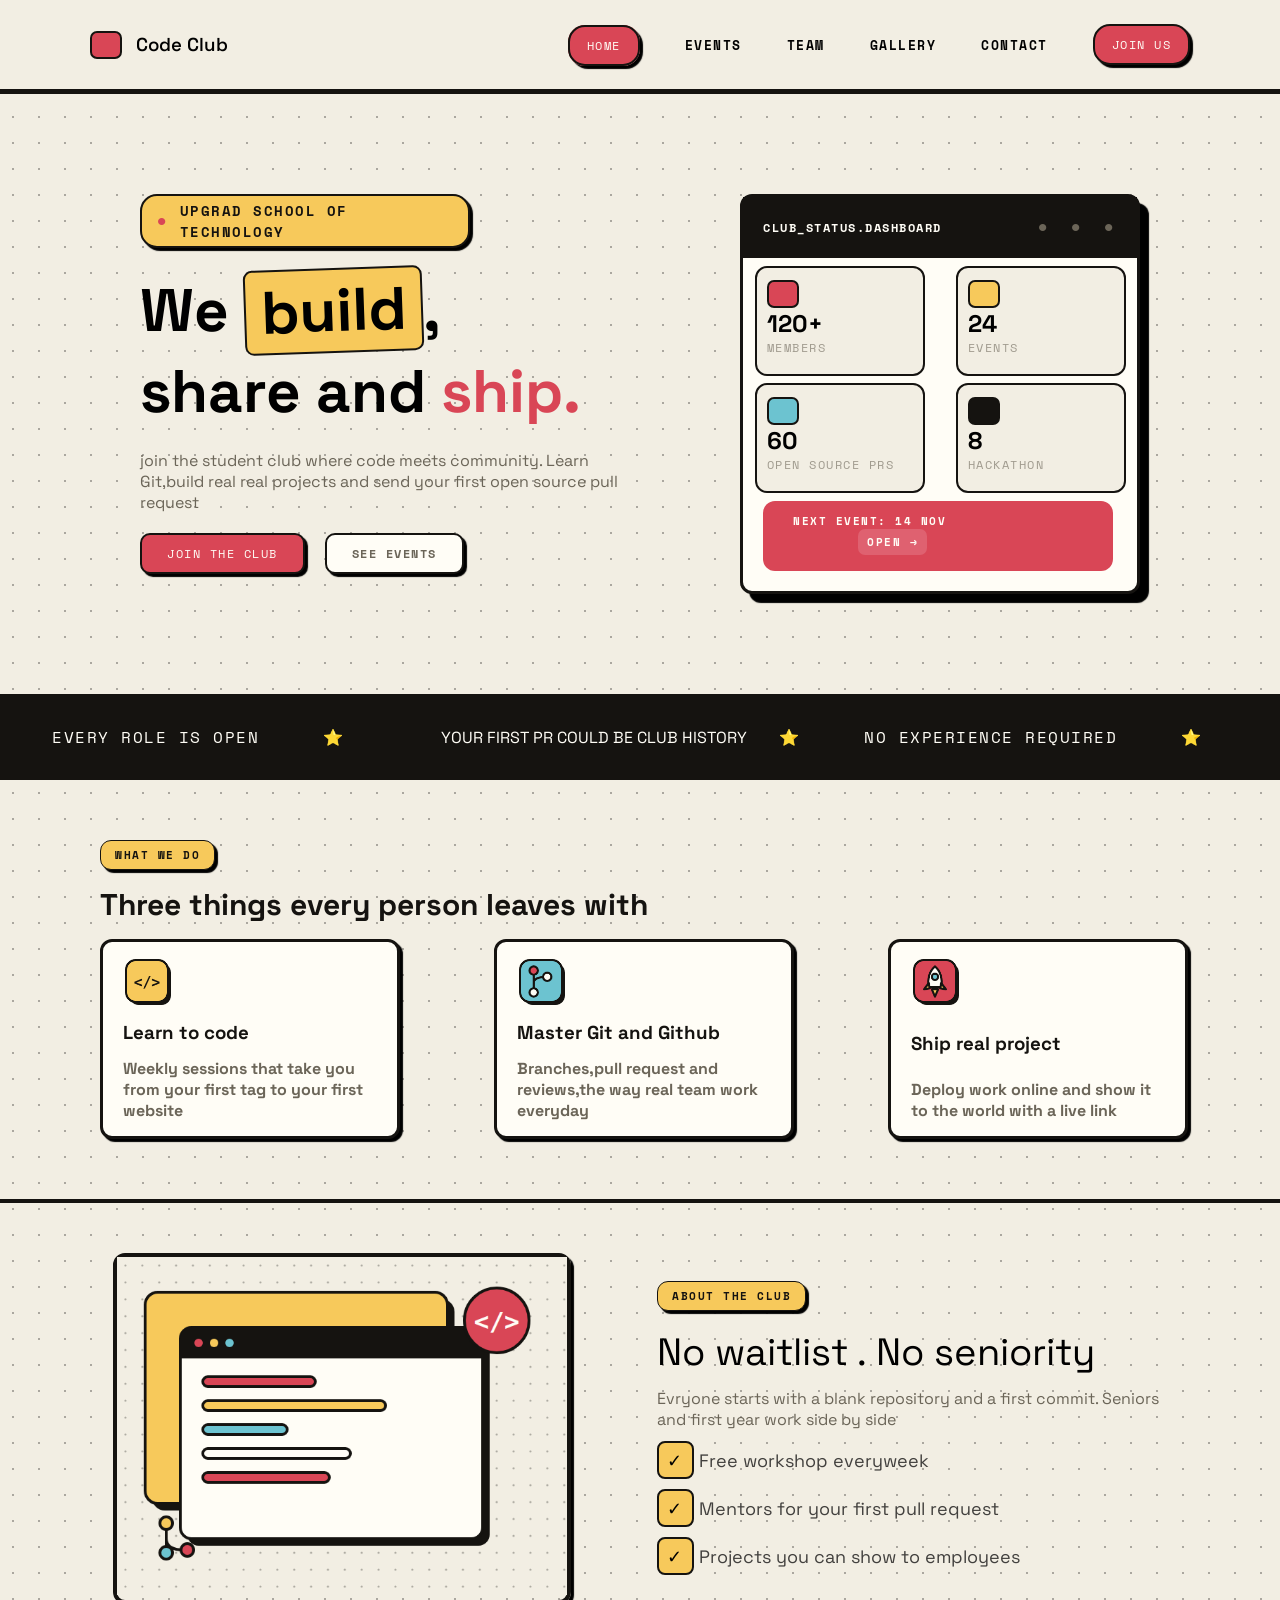
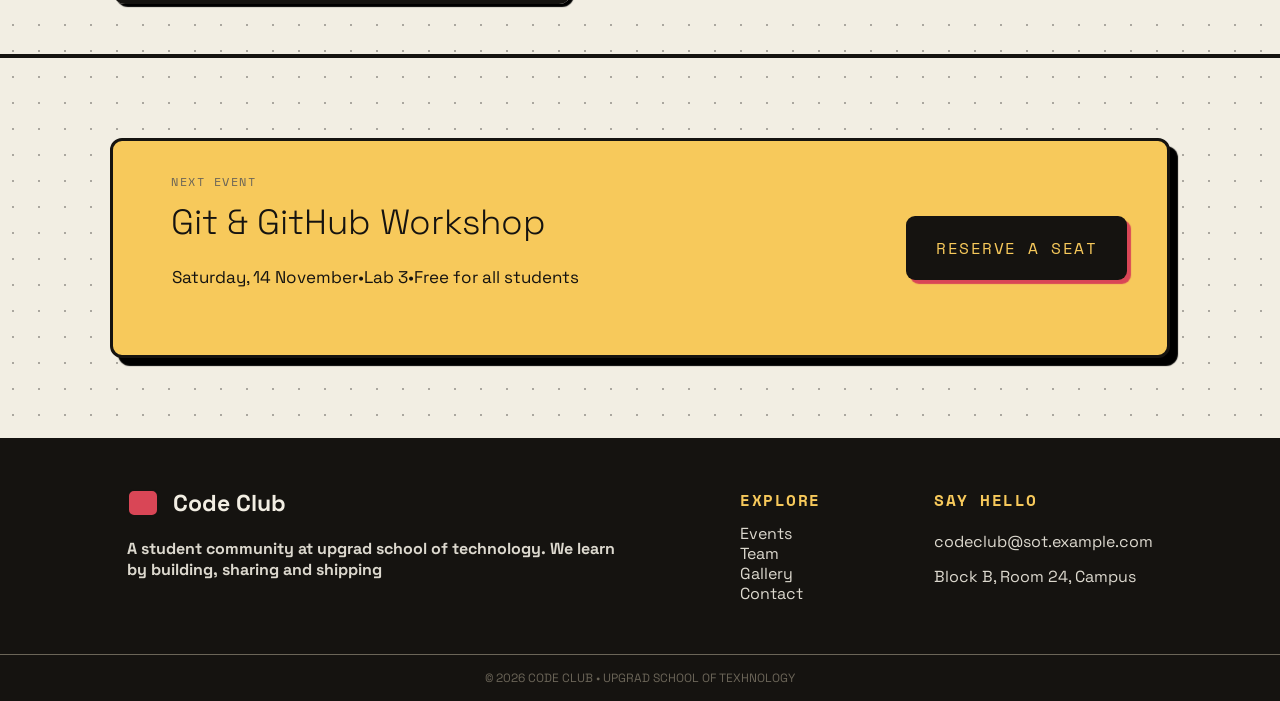
<file: index.html>
<!DOCTYPE html>
<html lang="en">
<head>
    <meta charset="UTF-8">
    <meta name="viewport" content="width=device-width, initial-scale=1.0">
    <title>Code Club</title>
    <link rel="stylesheet" href="styles.css">
</head>
<body>
    

    <nav>
        <div class="nav-container">
            <div class="maintitle">
                <button></button>
                <h3>Code Club</h3>
            </div>
            <div class="nav-list">
                <h4><a href="index.html" class="active">HOME</a></h4>
                <h4><a href="events.html">EVENTS</a></h4>
                <h4><a href="team.html">TEAM</a></h4>
                <h4><a href="gallery.html">GALLERY</a></h4>
                <h4><a href="contact.html">CONTACT</a></h4>
                <h4 class="join-button"> JOIN US</h4>
            </div>
        </div>
    </nav>


 <main>
       <section class="hero">
        <div class="build">
            <div class="upgradtext">
                <h3 class="dot">&#8226;</h3>
                <h3 class="upgrad">UPGRAD SCHOOL OF TECHNOLOGY</h3>
            </div>
            <div class="we-build">
                <h1 class="main-title">We <span class="build-text">build</span>,</h1>
                <h1 class="main-title">share and <span class="ship">ship.</span></h1>
            </div>
            <p>join the student club where code meets community. Learn Git,build real real projects and send your first open source pull request</p>
            <p><button class="club-button">JOIN THE CLUB</button><button class="see-button">SEE EVENTS</button></p>
        </div>
        <div class="club-status">
            <div class="box-main-title">
                <h3 class="status">CLUB_STATUS.DASHBOARD</h3>
                <h3 class="dot">&#8226; &#8226; &#8226;</h3>
            </div>
            <div class="first-row">
                <div class="first-box">
                    <button class="first-btn"></button>
                    <h1>120+</h1>
                    <p>MEMBERS</p>
                </div>
                <div class="second-box">
                    <button class="second-btn"></button>
                    <h1>24</h1>
                    <p>EVENTS</p>
                </div>
            </div>
            <div class="second-row">
                <div class="third-box">
                    <button class="third-btn"></button>
                    <h1>60</h1>
                    <p>OPEN SOURCE PRS</p>
                </div>
                <div class="fourth-box">
                    <button class="fourth-btn"></button>
                    <h1>8</h1>
                    <p>HACKATHON</p>
                </div>
            </div>

            <div class="last-section">
                <h4 class="next">NEXT EVENT: 14 NOV <button class="open">OPEN &#8594;</button><h4>
                
            </div>

        </div>
    </section>

    <section class="seperator">
      <div class="ticker">
  <div class="ticker-track">

    <div class="group">
      <span>EVERY ROLE IS OPEN</span><span>⭐</span>
      <span></span>YOUR FIRST PR COULD BE CLUB HISTORY<span>⭐</span>
      <span>NO EXPERIENCE REQUIRED</span><span>⭐</span>
      <span>NOW ACCEPTING MEMBERS</span><span>⭐</span>
    </div>

    <!-- exact duplicate -->
    <div class="group" aria-hidden="true">
      <span>every role is accepted</span><span>⭐</span>
      <span>now accepted new joinee</span><span>⭐</span>
      <span>no experience required</span><span>⭐</span>
      <span>NOW ACCEPTING MEMBERS</span><span>⭐</span>
    </div>

  </div>
</div>
    </section>

    <!--crads section-->

    <section class="what-we-do">
        <h3 class="main-title">WHAT WE DO</h3>
        <h2>Three things every person leaves with</h2>
        <div class="card-list">
            <div class="card">
                <img src="images/icons/icon-code.png" alt="member 1">
                <h3>Learn to code</h3>
                <h4>Weekly sessions that take you from your first tag to your first website</h4>
            </div>
            <div class="card">
                <img src="images/icons/icon-git.png" alt="member 2">
                <h3>Master Git and Github</h3>
                <h4>Branches,pull request and reviews,the way real team work everyday</h4>
            </div>
            <div class="card">
                <img src="images/icons/icon-ship.png" alt="member 3">
                <h3>Ship real project</h3>
                <h4>Deploy work online and show it to the world with a live link</h4>
            </div>
        </div>
    </section>

    <hr>

    <!--about png section-->

    <section class="about-section">
        <div class="about-png">
            <img src="images/about.png" alt="about png given by the authority" class="about-img">
        </div>
        <div class="about-text">
            <h3>ABOUT THE CLUB</h3>
            <h2>No waitlist . No seniority</h2>
            <p class="long-text">Evryone starts with a blank repository and a first commit. Seniors and first year work side by side</p>
            <div class="text-button">
            <p><button>&#10003;</button> Free workshop everyweek</p>
             <p><button>&#10003;</button> Mentors for your first pull request</p>
              <p><button>&#10003;</button> Projects you can show to employees</p>
            </div>
        </div>
    </section>

    <hr>

    <!--last-second section-->

    <section class="git">
        <section class="git-container">
            <div class="text">
            <p class="main-heading">NEXT EVENT</p>
            <p class="sub-heading">Git & GitHub Workshop</p>
            <p class="last">Saturday, 14 November&#8226;Lab 3&#8226;Free for all students</p>
        </div>
        <div class="btn">
            <button>RESERVE A SEAT</button>
        </div>
        </section>
    </section>
 </main>

 <footer>
    <!--first part-->
    <section class="details">
        <div class="description-last">
            <div class="sameposition">
                <button></button>
            <h3>Code Club</h3>
            </div>
            <h4>A student community at upgrad school of technology. We learn by building, sharing and shipping</h4>
        </div>
        <div class="explore">
            <h4>EXPLORE</h4>
            <p>Events</p>
            <p>Team</p>
            <p>Gallery</p>
            <p>Contact</p>
        </div>
        <div class="say-hello">
            <h4>SAY HELLO</h4>
            <p>codeclub@sot.example.com</p>
            <p>Block B, Room 24, Campus</p>
            
        </div>

        

    </section>
    <section class="last">
        <p>&copy; 2026 CODE CLUB &#8226; UPGRAD SCHOOL OF TEXHNOLOGY</p>
    </section>
 </footer>
</body>
</html>
</file>
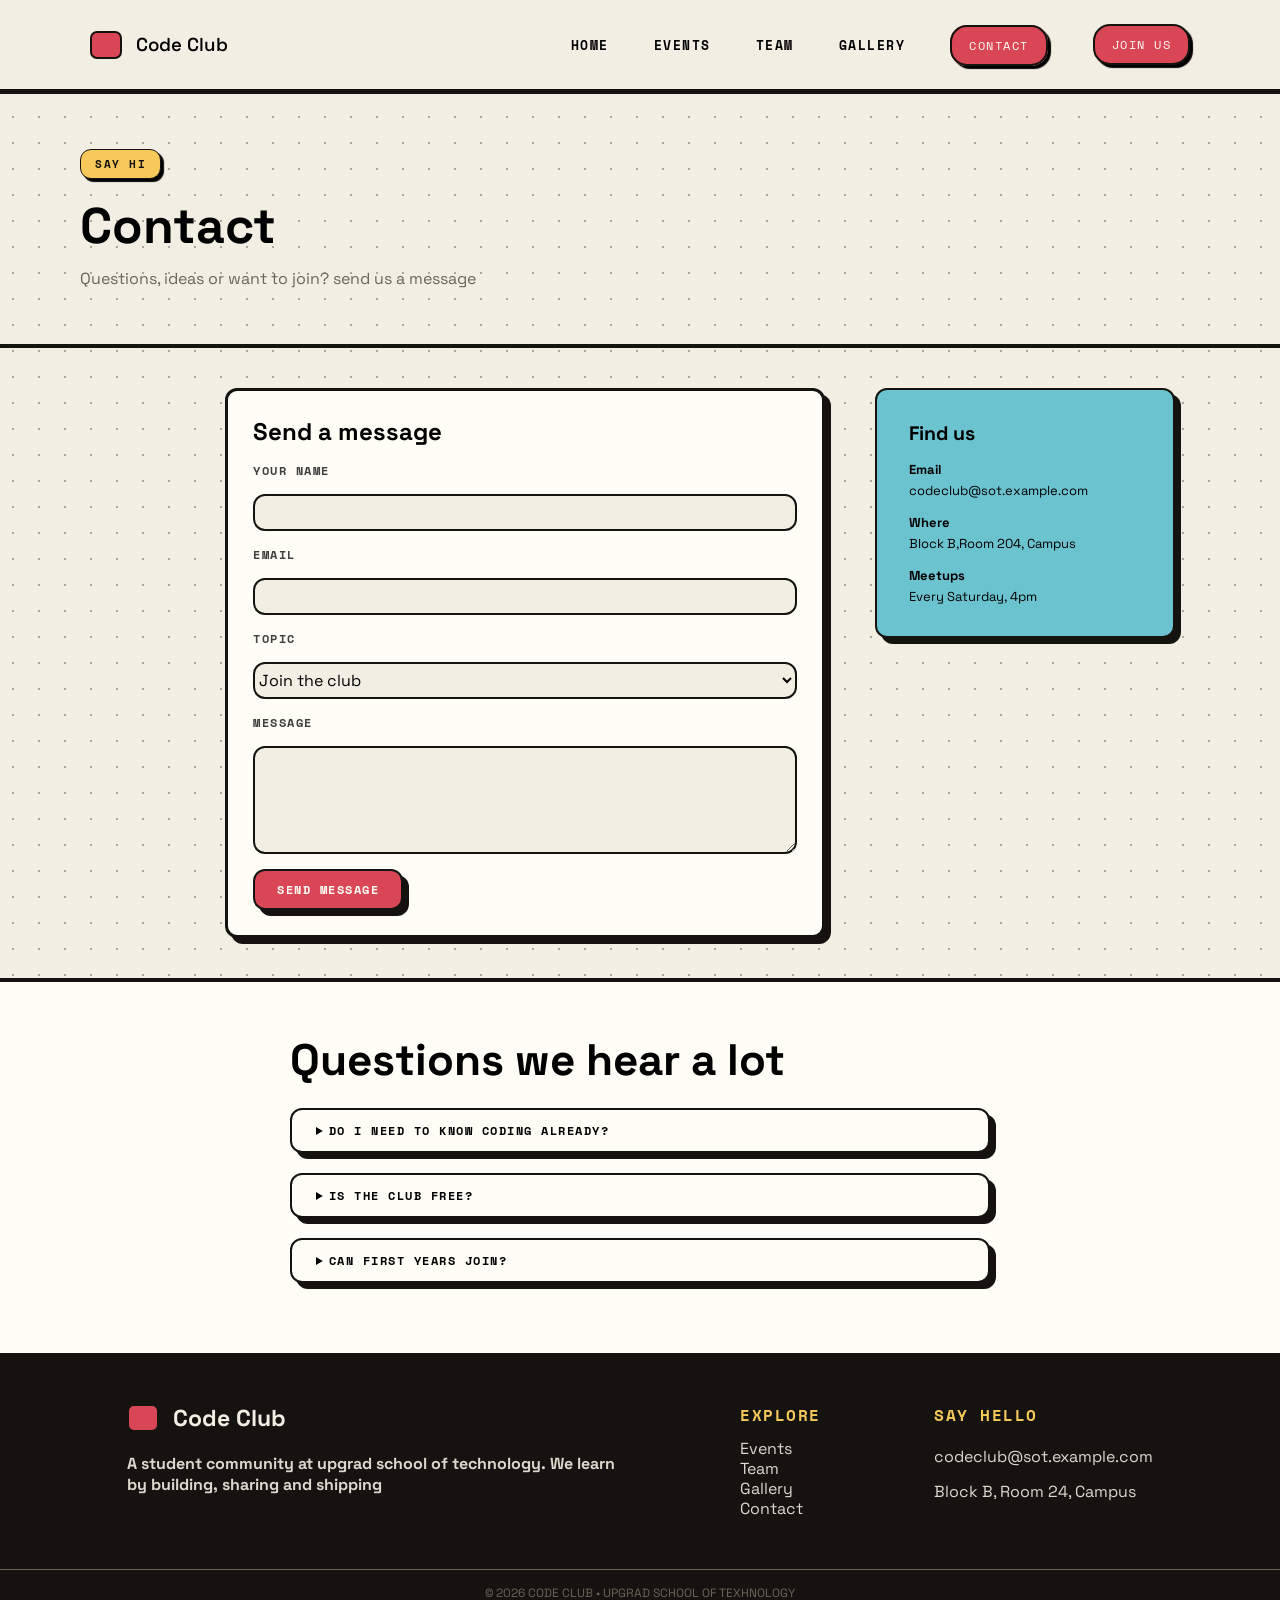
<file: contact.html>
<!DOCTYPE html>
<html lang="en">

<head>
    <meta charset="UTF-8">
    <meta name="viewport" content="width=device-width, initial-scale=1.0">
    <title>Code Club</title>
    <link rel="stylesheet" href="styles.css">
</head>

<body>


    <nav>
        <div class="nav-container">
            <div class="maintitle">
                <button></button>
                <h3>Code Club</h3>
            </div>
            <div class="nav-list">
                <h4><a href="index.html">HOME</a></h4>
                <h4><a href="events.html">EVENTS</a></h4>
                <h4><a href="team.html">TEAM</a></h4>
                <h4><a href="gallery.html">GALLERY</a></h4>
                <h4><a href="contact.html" class="active">CONTACT</a></h4>
                <h4 class="join-button"> JOIN US</h4>
            </div>
        </div>
    </nav>

    <main>
        <section class="events-section">
            <h4>SAY HI</h4>
            <h1>Contact</h1>
            <p>Questions, ideas or want to join? send us a message</p>
        </section>

        <hr>

   

    <section class="mid-content">
        <div class="form-content">
            <form action="/sybmit">
                <h2>Send a message</h2>

                <label for="name">YOUR NAME</label>
                <input id="name" name="name" type="text" required>

                <label for="email">EMAIL</label>
                <input id="email" name="email" type="email" required>

                <label for="topic">TOPIC</label>
                <select id="topic" required>
                    <option value="join" selected>Join the club</option>
                    <option vlaue="events">events</option>
                    <option value="others">others</option>
                </select>

                <label for="message">MESSAGE</label>
                <textarea id="message" row="10" name="message" required>  </textarea>

                <button>SEND MESSAGE</button>

            </form>
        </div>
        <div class="message-content">
            <h2>Find us</h2>
            <div class="1">
                <h4>Email</h4>
                <p>codeclub@sot.example.com</p>
            </div>
            <div class="2">
                <h4>Where</h4>
                <p>Block B,Room 204, Campus</p>
            </div>
            <div class="3">
                <h4>Meetups</h4>
                <p>Every Saturday, 4pm</p>
            </div>
        </div>
    </section>

    <hr>

    <section class="details-section">
        <h2>Questions we hear a lot</h2>
        <div class="details-list">
            <details class="details1">
            <summary>Do I need to know coding already?</summary>
            <p>No. We run sessions for complete beginners and for people who already build things. You learn by making
                projects with other members, and nobody expects you to arrive knowing everything.</p>
        </details>

        <details class="details1">
            <summary>Is the club free?</summary>
            <p>Yes. Joining and attending meetups costs nothing. Just show up on Saturday and bring a laptop if you have
                one.</p>
        </details>

        <details class="details1">
            <summary>Can first years join?</summary>
            <p>Yes. First years are welcome, and it's one of the best times to start. Pick the "Join the club" topic in
                the form above or come to the next meetup.</p>
        </details>
        </div>
    </section>

     </main>


    <footer>
    <!--first part-->
    <section class="details">
        <div class="description-last">
            <div class="sameposition">
                <button></button>
            <h3>Code Club</h3>
            </div>
            <h4>A student community at upgrad school of technology. We learn by building, sharing and shipping</h4>
        </div>
        <div class="explore">
            <h4>EXPLORE</h4>
            <p>Events</p>
            <p>Team</p>
            <p>Gallery</p>
            <p>Contact</p>
        </div>
        <div class="say-hello">
            <h4>SAY HELLO</h4>
            <p>codeclub@sot.example.com</p>
            <p>Block B, Room 24, Campus</p>
            
        </div>

        

    </section>
    <section class="last">
        <p>&copy; 2026 CODE CLUB &#8226; UPGRAD SCHOOL OF TEXHNOLOGY</p>
    </section>
 </footer>
</body>

</html>
</file>
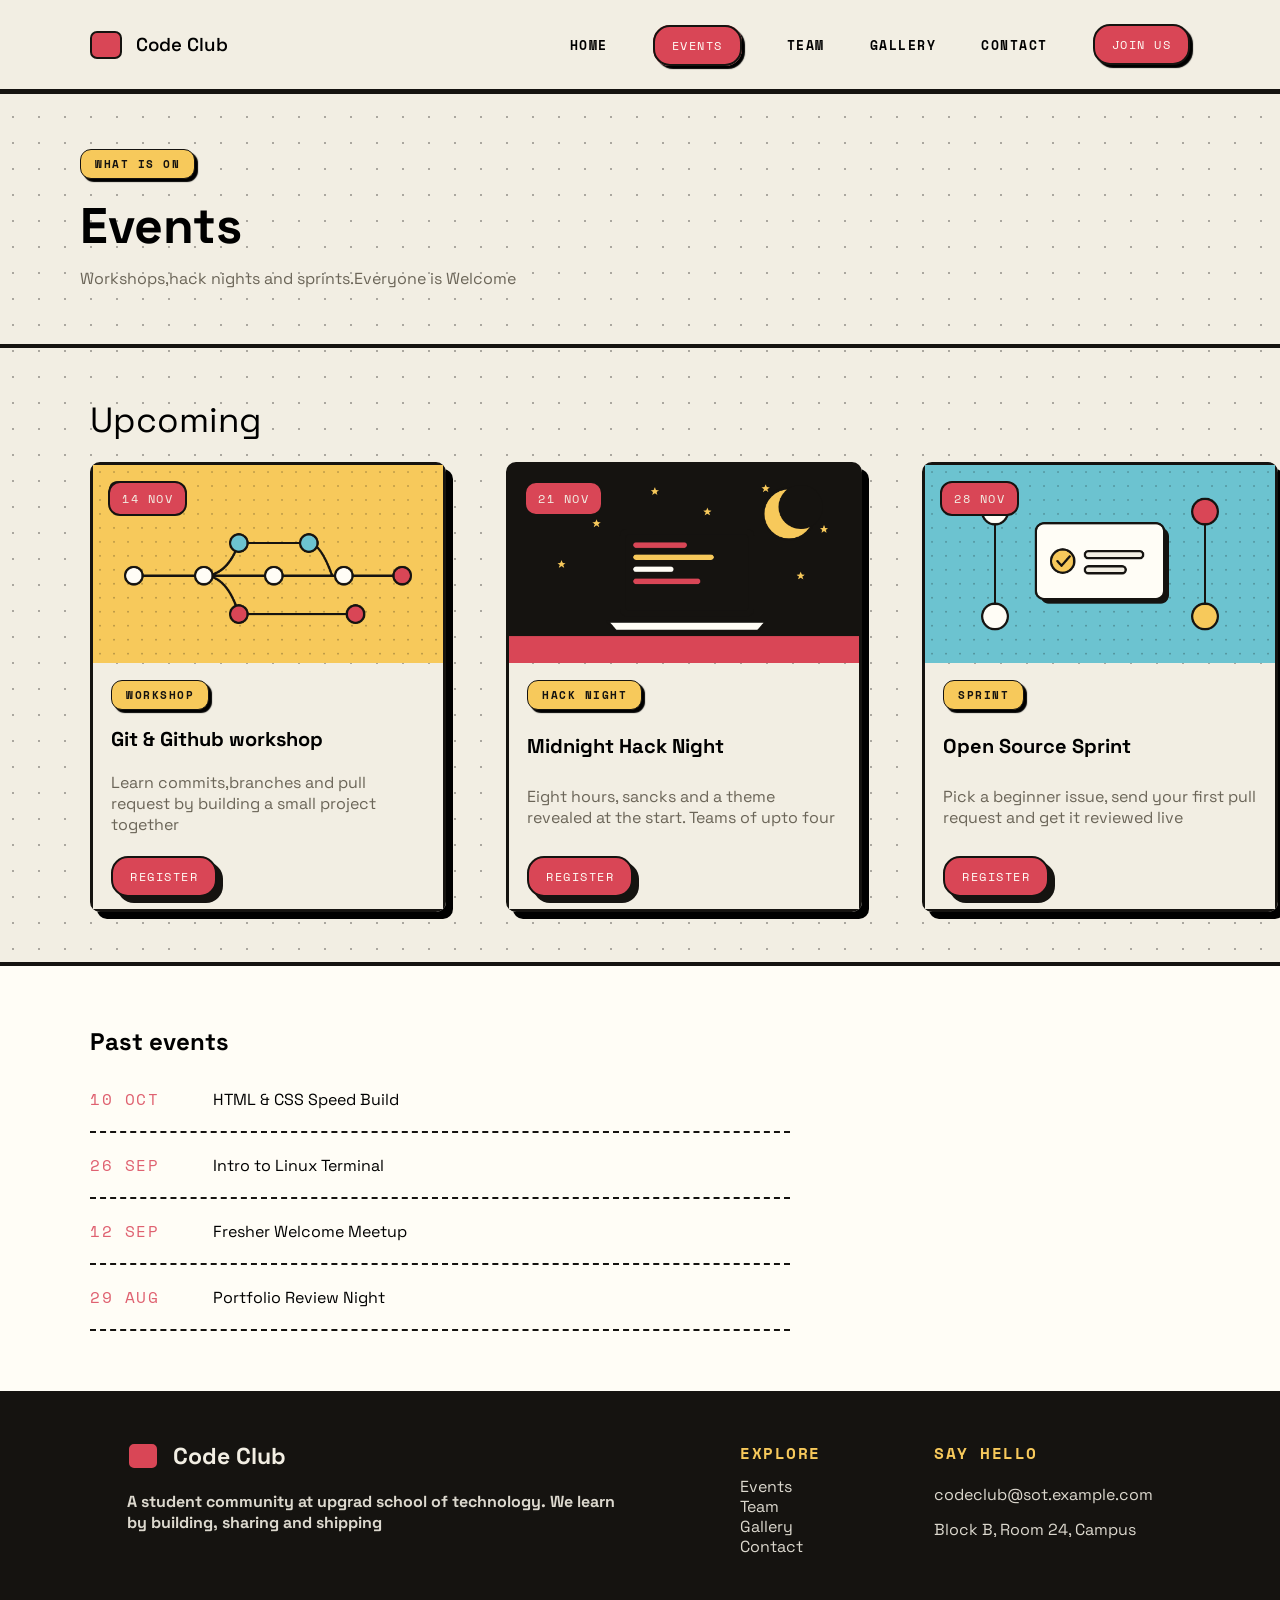
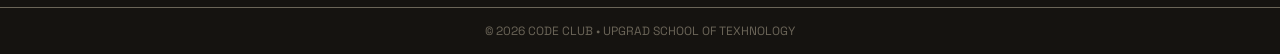
<file: events.html>
<!DOCTYPE html>
<html lang="en">
<head>
    <meta charset="UTF-8">
    <meta name="viewport" content="width=device-width, initial-scale=1.0">
    <title>Code Club</title>
    <link rel="stylesheet" href="styles.css">
</head>
<body>
    

    <nav>
        <div class="nav-container">
            <div class="maintitle">
                <button></button>
                <h3>Code Club</h3>
            </div>
            <div class="nav-list">
                <h4><a href="index.html" >HOME</a></h4>
                <h4><a href="events.html" class="active">EVENTS</a></h4>
                <h4><a href="team.html">TEAM</a></h4>
                <h4><a href="gallery.html">GALLERY</a></h4>
                <h4><a href="contact.html">CONTACT</a></h4>
                <h4 class="join-button"> JOIN US</h4>
            </div>
        </div>
    </nav>
    
    <main>
        <section class="events-section">
            <h4>WHAT IS ON</h4>
            <h1>Events</h1>
            <p>Workshops,hack nights and sprints.Everyone is Welcome</p>
        </section>

        <hr>

        <section class="upcoming">
            <div class="main-title">Upcoming</div>
            <div class="cardlist">
                <div class="workshop">
                    <div class="image">
                    <img src="images/events/event-1.png" alt="github image">
                    </div>
                    <div class="text">
                        <span class="date-badge">14 NOV</span>
                        <h4>WORKSHOP</h4>
                        <h1>Git & Github workshop</h1>
                        <p>Learn commits,branches and pull request by building a small project together </p>       
                        <button>Register</button> 
                    </div>            
                </div>
                <div class="hack-night">                   
                    <div class="image">
                        <img src="images/events/event-2.png" alt="hack night image">
                    </div>
                    <div class="text">
                        <span class="date-badge">21 NOV</span>
                        <h4>HACK NIGHT</h4>
                        <h1>Midnight Hack Night</h1>
                        <p>Eight hours, sancks and a theme revealed at the start. Teams of upto four</p>       
                        <button>Register</button> 
                    </div>     
                </div>
                <div class="sprint">                    
                    <div class="image">
                        <img src="images/events/event-3.png" alt="sprint">
                    </div>
                    <div class="text">
                        <span class="date-badge">28 NOV</span>
                        <h4>SPRINT</h4>
                        <h1>Open Source Sprint</h1>
                        <p>Pick a beginner issue, send your first pull request and get it reviewed live </p>       
                        <button>Register</button> 
                    </div>     
                </div>
            </div>
        </section>

        <hr>

        <section class="past-events">
            <div class="past">
                <h1>Past events</h1>
            </div>
            <div class="last-events">
                <p><span>10 OCT</span> HTML & CSS Speed Build</p>
                <hr width="700px" class="dashed">
                <p><span>26 SEP</span> Intro to Linux Terminal</p>
                <hr width="700px" class="dashed"> 
                <p><span>12 SEP</span> Fresher Welcome Meetup</p>
                <hr width="700px" class="dashed">
                <p><span>29 AUG</span> Portfolio Review Night</p>
                <hr width="700px" class="dashed">
            </div>
        </section>
    </main>

    <footer>
    <!--first part-->
    <section class="details">
        <div class="description-last">
            <div class="sameposition">
                <button></button>
            <h3>Code Club</h3>
            </div>
            <h4>A student community at upgrad school of technology. We learn by building, sharing and shipping</h4>
        </div>
        <div class="explore">
            <h4>EXPLORE</h4>
            <p>Events</p>
            <p>Team</p>
            <p>Gallery</p>
            <p>Contact</p>
        </div>
        <div class="say-hello">
            <h4>SAY HELLO</h4>
            <p>codeclub@sot.example.com</p>
            <p>Block B, Room 24, Campus</p>
            
        </div>

        

    </section>
    <section class="last">
        <p>&copy; 2026 CODE CLUB &#8226; UPGRAD SCHOOL OF TEXHNOLOGY</p>
    </section>
 </footer>
    
</body>
</html>
</file>
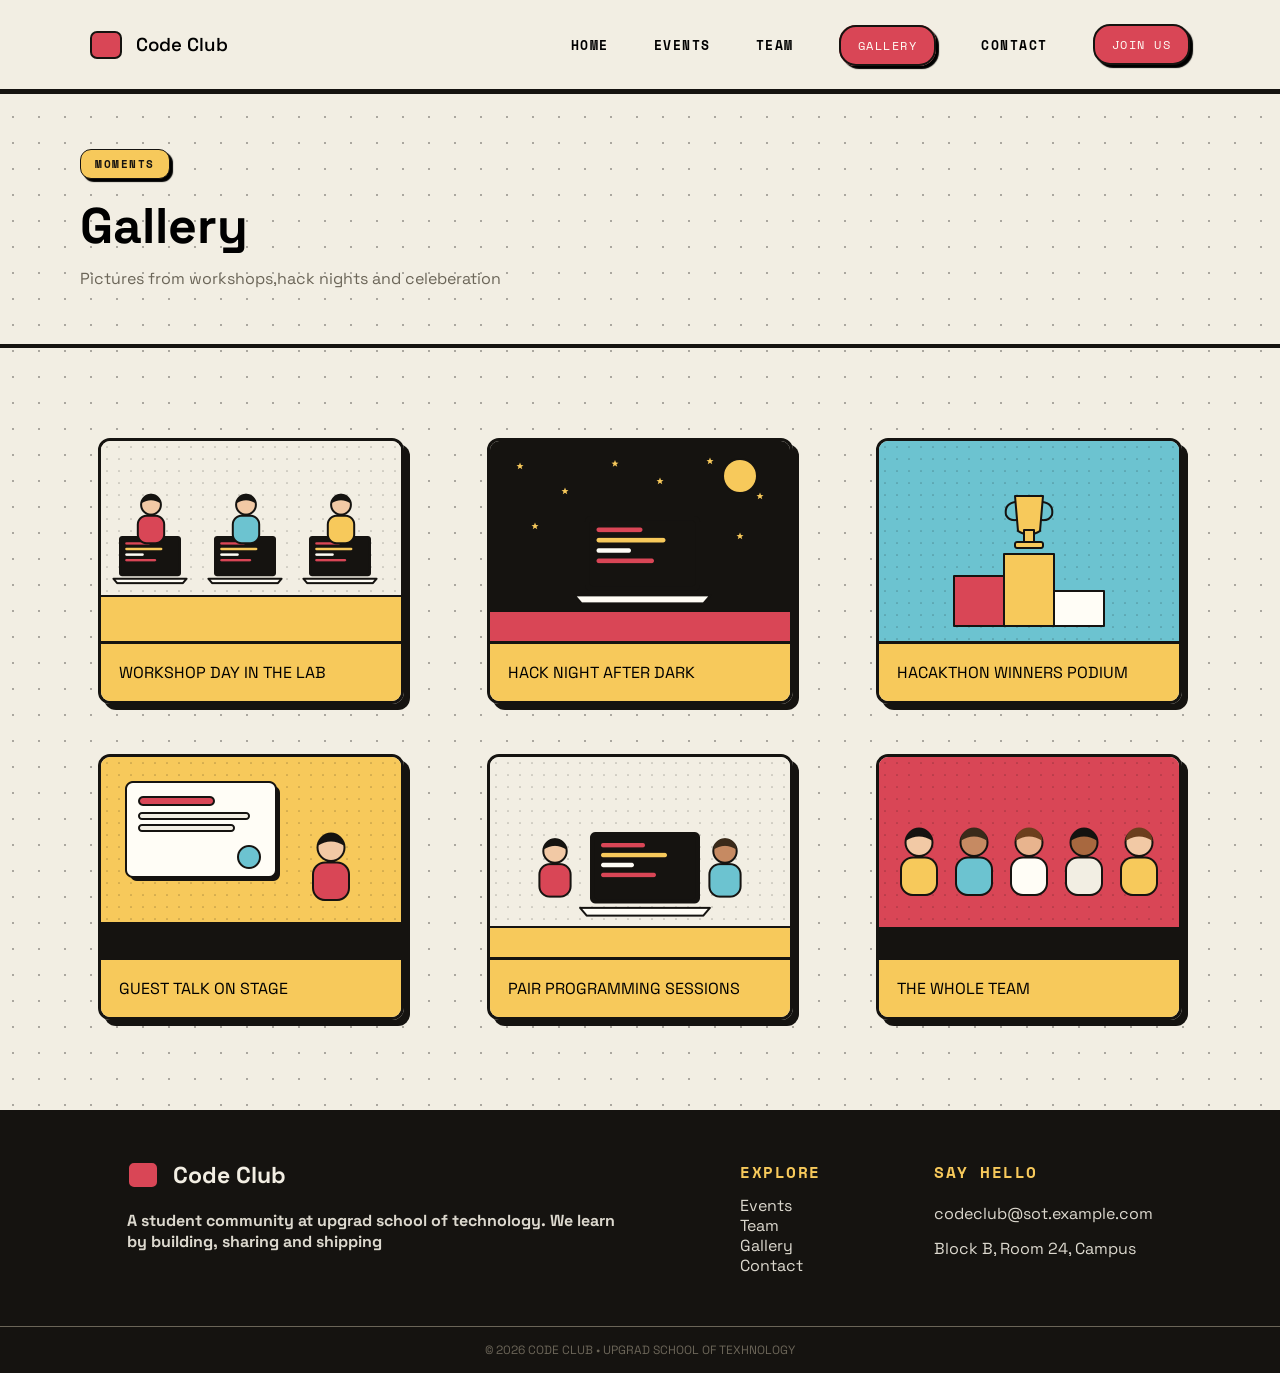
<file: gallery.html>
<!DOCTYPE html>
<html lang="en">
<head>
    <meta charset="UTF-8">
    <meta name="viewport" content="width=device-width, initial-scale=1.0">
    <title>Code Club</title>
    <link rel="stylesheet" href="styles.css">
</head>
<body>
    

    <nav>
        <div class="nav-container">
            <div class="maintitle">
                <button></button>
                <h3>Code Club</h3>
            </div>
            <div class="nav-list">
                <h4><a href="index.html" >HOME</a></h4>
                <h4><a href="events.html">EVENTS</a></h4>
                <h4><a href="team.html">TEAM</a></h4>
                <h4><a href="gallery.html" class="active">GALLERY</a></h4>
                <h4><a href="contact.html">CONTACT</a></h4>
                <h4 class="join-button"> JOIN US</h4>
            </div>
        </div>
    </nav>

    <main>
        <section class="events-section">
            <h4>MOMENTS</h4>
            <h1>Gallery</h1>
            <p>Pictures from workshops,hack nights and celeberation</p>
        </section>

        <hr>

        <div class="all-images">
            <div class="first-row">
                <div class="card">
                    <img src="images/gallery/gallery-1.png" alt="iamge of 1">
                <p>WORKSHOP DAY IN THE LAB</p>
                </div>
                <div class="card">
                    <img src="images/gallery/gallery-2.png" alt="iamge of 2">
                <p>HACK NIGHT AFTER DARK</p>
                </div>
                <div class="card">
                    <img src="images/gallery/gallery-3.png" alt="iamge of 3">
                <p>HACAKTHON WINNERS PODIUM</p>
                </div>
            </div>
            <div class="second-row">
                <div class="card">
                    <img src="images/gallery/gallery-4.png" alt="iamge of 4">
                <p>GUEST TALK ON STAGE</p>
                </div>
                <div class="card">
                    <img src="images/gallery/gallery-5.png" alt="iamge of 5">
                <p>PAIR PROGRAMMING SESSIONS</p>
                </div>
                <div class="card">
                    <img src="images/gallery/gallery-6.png" alt="iamge of 6">
                <P>THE WHOLE TEAM</P>
                </div>
            </div>
        </div>
    </main>

     <footer>
    <!--first part-->
    <section class="details">
        <div class="description-last">
            <div class="sameposition">
                <button></button>
            <h3>Code Club</h3>
            </div>
            <h4>A student community at upgrad school of technology. We learn by building, sharing and shipping</h4>
        </div>
        <div class="explore">
            <h4>EXPLORE</h4>
            <p>Events</p>
            <p>Team</p>
            <p>Gallery</p>
            <p>Contact</p>
        </div>
        <div class="say-hello">
            <h4>SAY HELLO</h4>
            <p>codeclub@sot.example.com</p>
            <p>Block B, Room 24, Campus</p>
            
        </div>

        

    </section>
    <section class="last">
        <p>&copy; 2026 CODE CLUB &#8226; UPGRAD SCHOOL OF TEXHNOLOGY</p>
    </section>
 </footer>
</body>
</html>
</file>
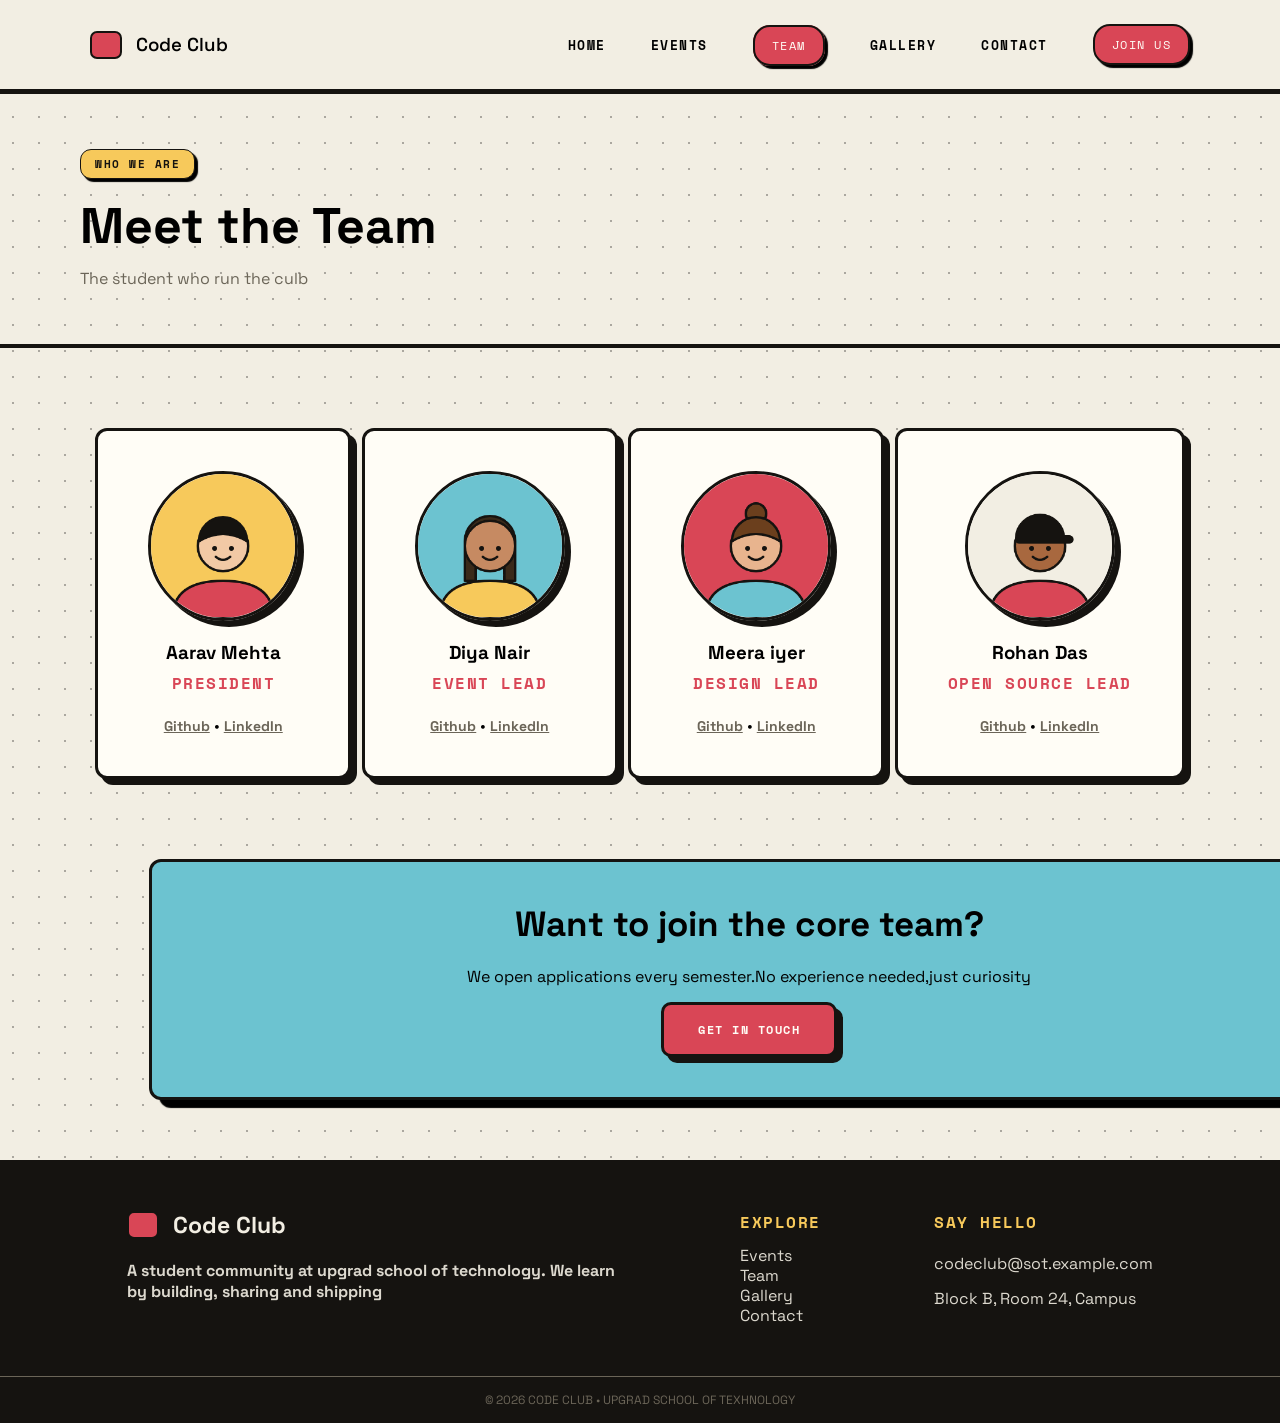
<file: team.html>
<!DOCTYPE html>
<html lang="en">
<head>
    <meta charset="UTF-8">
    <meta name="viewport" content="width=device-width, initial-scale=1.0">
    <title>Code Club</title>
    <link rel="stylesheet" href="styles.css">
</head>
<body>
    

    <nav>
        <div class="nav-container">
            <div class="maintitle">
                <button></button>
                <h3>Code Club</h3>
            </div>
            <div class="nav-list">
                <h4><a href="index.html" >HOME</a></h4>
                <h4><a href="events.html">EVENTS</a></h4>
                <h4><a href="team.html" class="active">TEAM</a></h4>
                <h4><a href="gallery.html">GALLERY</a></h4>
                <h4><a href="contact.html">CONTACT</a></h4>
                <h4 class="join-button"> JOIN US</h4>
            </div>
        </div>
    </nav>


    <main>
        <section class="events-section">
            <h4>WHO WE ARE</h4>
            <h1>Meet the Team</h1>
            <p>The student who run the culb</p>
        </section>

        <hr>

        <section class="profile-photos">
            <div class="arav">
                <img src="images/team/member-1.png">
                <h3>Aarav Mehta</h3>
                <p class="post">PRESIDENT</p>
                <p><a href="#">Github</a> &#8226; <a href="#">LinkedIn</a></p>
            </div>
            <div class="diya">
                <img src="images/team/member-2.png">
                <h3>Diya Nair</h3>
                <p class="post">EVENT LEAD</p>
                <p><a href="#">Github</a> &#8226; <a href="#">LinkedIn</a></p>
            </div>
            <div class="meera">
                <img src="images/team/member-3.png">
                <h3>Meera iyer</h3>
                <p class="post">DESIGN LEAD</p>
                <p><a href="#">Github</a> &#8226; <a href="#">LinkedIn</a></p>
            </div>
            <div class="rohan">
                <img src="images/team/member-4.png">
                <h3>Rohan Das</h3>
                <p class="post"> OPEN SOURCE LEAD</p>
                <p><a href="#">Github</a> &#8226; <a href="#">LinkedIn</a></p>
            </div>
        </section>
        <section class="join">
            <h2>Want to join the core team?</h2>
            <p>We open applications every semester.No experience needed,just curiosity</p>
            <button>GET IN TOUCH</button>
        </section>
    </main>

    <footer>
    <!--first part-->
    <section class="details">
        <div class="description-last">
            <div class="sameposition">
                <button></button>
            <h3>Code Club</h3>
            </div>
            <h4>A student community at upgrad school of technology. We learn by building, sharing and shipping</h4>
        </div>
        <div class="explore">
            <h4>EXPLORE</h4>
            <p>Events</p>
            <p>Team</p>
            <p>Gallery</p>
            <p>Contact</p>
        </div>
        <div class="say-hello">
            <h4>SAY HELLO</h4>
            <p>codeclub@sot.example.com</p>
            <p>Block B, Room 24, Campus</p>
            
        </div>

        

    </section>
    <section class="last">
        <p>&copy; 2026 CODE CLUB &#8226; UPGRAD SCHOOL OF TEXHNOLOGY</p>
    </section>
 </footer>
</body>
</html>
</file>
<file: styles.css>
@import url('https://fonts.googleapis.com/css2?family=Space+Grotesk:wght@500;700&family=Space+Mono:wght@400;700&display=swap');

button, input, select, textarea { font: inherit; }
*{
    margin: 0;
    padding: 0;
    box-sizing: border-box;
}
body{
    font-family: 'Space Grotesk', sans-serif;;
    background-color: #f2eee3;
    background-image: radial-gradient(rgba(21,19,16, .32) 1.2px, transparent 1.4px);
    background-size: 26px 26px;
    min-height: 100vh;
}

/*nav section */
nav{
   position: sticky;
    top: 0;               
    z-index: 10;
    width: 100%;
    border-bottom:   3px solid #151310; 
     
}
.nav-container{
    display: flex;
    justify-content: center;
    padding: 24px 90px;
    justify-content: space-between;
    background-color: #f2eee3;
    border-bottom: solid 2px #151310;
}
.maintitle{
    display: flex;
    gap: 14px;
    align-items: center;
    
}
.nav-list{
    display: flex;
    gap: 45px;
    align-items: center;
}

.maintitle button{
    padding: 12px 14px;
    background-color: #d94656;
    border-radius: 7px;
    border: solid 2px #151310;
}
.maintitle h3{
    font-weight: 550;
}
.nav-list a{
    text-decoration: none;
    color: black;
    font-weight: 550;
    font-size: 13px;
    
}
.nav-list a.active{
    padding: 10px 17px;
    background-color: #d94656;
    color: #fffdf6;
    font-size: 12px;
    font-weight: 100;
    border-radius: 17px;
    box-shadow: 3px 3px 1px rgba(0, 0, 0, 15);
    border: solid 2px #151310;
}
.join-button{
    padding: 10px 17px;
    background-color: #d94656;
    color: #fffdf6;
    font-size: 12px;
    font-weight: 100;
    border-radius: 17px;
    box-shadow: 3px 3px 1px rgba(0, 0, 0, 15);
    border: solid 2px #151310;
    cursor: pointer;
    transition: transform .1s ease, box-shadow .1s ease;

}
.join-button:hover{
    transform: translate(3px, 3px);
    box-shadow: 3px 3px 0 #151310;
}

/*hero section */

.hero{
    display: flex;
    justify-content: space-around;
    align-items: center;
    padding: 100px 90px;
}
.build{
    max-width: 500px;
    width: 100%;
}
.build .upgradtext{
    display: flex;
    gap: 9px;
    align-items: center;
    width: 330px;
    padding: 4px 12px;
    background-color: #f7c95b;
    color: #151310;
    font-size: 12px;
    font-weight: 100;
    border-radius: 17px;
    box-shadow: 3px 3px 1px rgba(0, 0, 0, 15);
    border: solid 2px #151310;
    margin-bottom: 20px;
}
.build .upgradtext .dot{
    font-size: 25px;
    color: #d94656;
}
.main-title{
    font-size: 60px;
   
}
.we-build{
    margin-bottom: 20px;
}
.build-text{
    padding: 2px 15px;
    background-color: #f7c95b;
    border: 2px solid #151310;
    border-radius: 9px;
    display: inline-block;
    transform: rotate(-2deg);
}
.ship{
    color: #d94656;

}
.build p{
    color: #6b6558;
    margin-bottom: 20px;
}

.club-button{
   padding: 10px 25px;
    background-color: #d94656;
    color: #fffdf6;
    font-size: 12px;
    font-weight: 100;
    border-radius: 10px;
    box-shadow: 3px 3px 1px rgba(0, 0, 0, 15);
    border: solid 2px #151310; 
    margin-right: 20px;
}
.see-button{
    padding: 10px 25px;
    background-color: #fffdf6;
    color: #6b6558;
    font-size: 12px;
    font-weight: 600;
    border-radius: 10px;
    box-shadow: 3px 3px 1px rgba(0, 0, 0, 15);
    border: solid 2px #151310;    
}

.club-status{
    display: flex;
    flex-direction: column;
    justify-content: space-between;
    width: 400px;
    height: 400px;
    border: solid 3px #151310;
    border-radius: 12px;
    box-shadow: 9px 9px 1px rgba(0, 0, 0, 15);
    background-color: #fffdf6;
    

}
.box-main-title{
    display: flex;
    justify-content: space-between;
    background-color: #151310;
    padding: 12px 20px;
    align-items: center;
}
.box-main-title h3{
    color: #fffdf6;
    font-size: 12px;
}
.box-main-title .dot{
    font-size: 25px;
    color: #6b6558;
}
.first-row{
    display: flex;
    justify-content: space-around;
}
.second-row{
    display: flex;
    justify-content: space-around;
}
.first-box, .second-box, .third-box, .fourth-box{
    padding: 10px 10px;
    border-radius: 12px;
    width: 170px;
    height: 110px;
    border: solid 2px #151310;
    background-color: #f2eee3;
}
.first-btn{
    padding: 12px 14px;
    background-color: #d94656;
    border-radius: 7px;
    border: solid 2px #151310;
}
.second-btn{
    padding: 12px 14px;
    background-color: #f7c95b;
    border-radius: 7px;
    border: solid 2px #151310;
}
.third-btn{
    padding: 12px 14px;
    background-color: #6cc3d0;
    border-radius: 7px;
    border: solid 2px #151310;
}
.fourth-btn{
    padding: 12px 14px;
    background-color: #151310;
    border-radius: 7px;
    border: solid 2px #151310;
}
.first-box p, .second-box p, .third-box p, .fourth-box p{
    color: #6b6558;
    font-size: 12px;
    opacity: 0.6;
}
.last-section{
    padding: 10px 20px;
    background-color: #d94656;
    border-radius: 12px;
    margin-bottom: 20px;
    width: 350px;
    margin-left: 20px;
    align-items: center;
}
.last-section h4{
    font-size: 11px;
    padding: 2px 10px;
    align-items: center;
    color: #fffdf6;
}
.last-section .open{
    margin-left: 65px;
    padding: 5px 9px;
    border-radius: 7px;
    border: none;
    background-color: #df6170;
    color: #fffdf6;
}


/*seperator*/

.seperator{
    padding: 15px 20px;
    background-color: #151310;
}
.ticker {
  overflow: hidden;
  width: 100%;
  background: #151310;
  color: #fffdf6;
}

.ticker-track {
  display: flex;
  width: max-content;
  animation: scroll 20s linear infinite;
}

.group {
  display: flex;
   align-items: center;
  flex-shrink: 0;
  min-width: 100vw;          
  justify-content: space-around;
  white-space: nowrap;
}

.group span {
  padding: 1rem 2rem;        
}

@keyframes scroll {
  from { transform: translateX(0); }
  to   { transform: translateX(-50%); }
}

/*cards section*/

.what-we-do{
    padding: 60px 100px;
    display: flex;
    flex-direction: column;
    align-items: flex-start;
}
.what-we-do .main-title{
    
    background-color: #f7c95b;
    color: #151310;
    font-size: 11px;
    border: solid 1px #151310;
    display: inline-block;
    padding: 6px 14px;
    border-radius: 11px;
    box-shadow: 3px 3px 1px rgba(0, 0, 0, 15);
    margin-bottom: 15px;
}
.what-we-do h2{
    font-size: 30px;
    color: #151310;
    margin-bottom: 15px;
}
.card-list{
    display: flex;
    justify-content: space-around;
    align-items: center;
    gap: 94px;
}
.card-list .card{
    display: flex;
    flex-direction: column;
    justify-content: space-between;
    padding: 15px 20px;
    width: 300px;
    height: 200px;
    border: solid 3px #151310;
    border-radius: 12px;
    background-color: #fffdf6;
    box-shadow: 3px 3px 1px rgba(0, 0, 0, 15);
}

.card img{
    
    width: 50px;
    height: 50px;
    margin-bottom: 10px;
}
.card h3{
    color: #151310;
    margin-bottom: 10px;

}
.card h4{
    color: #6b6558;
    
}
hr{
    border: solid 2px #151310;
}

/*about section */
.about-section{
    width: 1300px;
    display: flex;
    justify-content: space-around;
    padding: 50px 90px;
    align-items: center;
    gap: 20px;
}
.about-png{
    border: solid 4px #151310;
    border-radius: 12px;
    box-shadow: 3px 3px 1px rgba(0, 0, 0, 15);
   
}
.about-img{
    width: 450px;
}
.about-text{
    width: 550px;
    display: flex;
    flex-direction: column;
    padding: 12px 20px;
    align-items: flex-start;
    justify-content: space-around;
    height: 320px;
    
}
.about-text h3{
    background-color: #f7c95b;
    color: #151310;
    font-size: 11px;
    border: solid 1px #151310;
    display: inline-block;
    padding: 6px 14px;
    border-radius: 11px;
    box-shadow: 3px 3px 1px rgba(0, 0, 0, 15);
    margin-bottom: 15px;
}
.about-text h2{
    font-size: 38px;
    font-weight: 400;
    margin-bottom: 10px;
}
.about-text .long-text{
    color: #6b6558;
}
.text-button{
    display: flex;
    flex-direction: column;
    
}
.about-text .text-button p{
    font-size: 18px;
    color: #42403e;
    margin-top: 10px;
    
}
.about-text .text-button button{
    padding: 4px 8px;
    border-radius:8px ;
    background-color: #f7c95b;
    border: solid 2px #151310;
}

/* last section */
.git{
    display: flex;
    padding: 80px 110px;
    align-items: center;
    justify-content: space-between;
    
}
.git-container{
    background-color: #f7c95b;
    width: 1200px;
    padding: 20px 40px;
    display: flex;
    align-items: center;
    justify-content: space-between;
    border: solid 3px #151310;
    border-radius: 12px;
    box-shadow: 8px 8px 1px rgba(0, 0, 0, 15);

}
.git-container .text{
    background-color: #f7c95b;
}
.git-container .text p{
    background-color: #f7c95b;
    border: none;
    
}
.text .main-heading{
    font-size: 12px;
    color: #6b6558;
    margin-bottom: 10px;
}
.text .sub-heading{
    font-size: 35px;
    font-weight: 300;
    margin-bottom: 7px;
    color: #151310;
}
.text .last{
    font-size: 17px;
    color: #151310;
    padding-left:1px ;
}
.btn button{
    background-color: #151310;
    border: none;
    padding: 20px 30px;
    color: #f7c95b;
    border-radius:9px ;
    font-weight: 500;
    box-shadow: 4px 4px 1px #d94656;

}

/* footer section */
.details{
    background-color: #151310;
    display: flex;
    padding: 50px 70px;
    justify-content: space-around;
}
.description-last button{
    padding: 12px 14px;
    background-color: #d94656;
    border-radius: 7px;
    border: solid 2px #151310;
    margin-right: 14px
; 
}
.description-last h3{
    font-size: 23px;
    color: #f2eee3;
}
.sameposition{
    display: flex;
    align-items: center;
    margin-bottom: 20px;
}
.description-last h4{
    width: 500px;
    color: #f2eee3;
     opacity: 0.9;
}
.explore h4{
    color: #f7c95b;
    margin-bottom: 12px;
}
.explore p{
    color: #f2eee3;
    line-height: 20px;
     opacity: 0.9;
}
.say-hello h4{
    color: #f7c95b;
    margin-bottom: 12px;
}
.say-hello p{
    color:#f2eee3;
    opacity: 0.9;
    line-height: 35px;
}

.last{
    border-top: 1px solid #6b6558;
    background-color: #151310;
    color: #6b6558;
    padding: 15px 20px;
    font-size: 12px;
    align-items: center;
    display: flex;
    justify-content: center;
}


/*events section*/


.events-section{
    display: flex;
    flex-direction: column;
    padding: 55px 80px;
}
.events-section h4{
    background-color: #f7c95b;
    color: #151310;
    font-size: 11px;
    border: solid 1px #151310;
    display: inline-block;
    align-self: flex-start;
    padding: 6px 14px;
    border-radius: 11px;
    box-shadow: 3px 3px 1px rgba(0, 0, 0, 15);
    margin-bottom: 15px;
}
.events-section h1{
    font-size: 50px;
    margin-bottom: 10px;
}
.events-section p{
    color: #6b6558;
}

/*upcoming*/

.upcoming{
    padding: 50px 90px;
    max-width: 960px;
    width: 100%;
}
.upcoming .main-title{
    font-size: 35px;
    margin-bottom: 20px;
}
.image img{
    width: 350px;
}
.cardlist{
    display: flex;
    gap: 60px;
}
.date-badge{
    color: #f2eee3;
    position: absolute;
    top: 16px;
    left: 15px;
    background-color: #d94656;
    font-size: 12px;
    padding: 7px 12px;
    border-radius: 12px;
    border: solid 2px #151310;
}
.workshop, .hack-night, .sprint{
    display: flex;
    flex-direction: column;
    position: relative;
    border: solid 3px #151310;
    height: 450px;
    cursor: pointer;
    border-radius: 10px;
    box-shadow: 7px 7px 0px rgba(0, 0, 0, 15);
    transition: transform, box-shadow, 0.3s;
}
.workshop:hover, .hack-night:hover, .sprint:hover{
    transform: translate(-4px, -4px);
        box-shadow: 12px 12px 0 #151310;

}
.text{
    display: flex;
    flex-direction: column;
    align-items: flex-start;
    justify-content: space-between;
    padding: 12px 18px;
    flex: 1;
    background-color: #f2eee3;
}
.text h4{
     background-color: #f7c95b;
    color: #151310;
    font-size: 11px;
    border: solid 1px #151310;
    display: inline-block;
    align-self: flex-start;
    padding: 6px 14px;
    border-radius: 11px;
    box-shadow: 3px 3px 1px rgba(0, 0, 0, 15);
    margin-bottom: 15px;
}
.text h1{
    font-size: 20px;
    margin-bottom: 20px;
}
.text p{
    margin-bottom: 20px;
    color: #6b6558;
}
.text button{
    padding: 10px 17px;
    background-color: #d94656;
    color: #fffdf6;
    font-size: 12px;
    font-weight: 100;
    border-radius: 17px;
    box-shadow: 6px 6px 0 #151310;
    border: solid 2px #151310;
    transition: transform, box-shadow, 0.3s;

}
.text button:hover{
    transform: translate(3px, 3px);
    box-shadow: 3px 3px 0 #151310;
}

/*past events*/

hr.dashed{
    border: 0;                        
    border-top: 2px dashed #151310;
}
.past-events{
    padding: 60px 90px;
    background-color: #fffdf6;
}
.past-events .past{
    margin-bottom: 30px;
}
.last-events{
    display: flex;
    flex-direction: column;
    gap: 20px;
}
.last-events span{
    color: #df6170;
    margin-right: 50px;
}


/*TEAMS PAGE */

.profile-photos{
    padding: 80px 90px;
   
    
    display: flex;
    justify-content: space-around;
    align-items: center;
   
}
.arav img, .diya img, .meera img, .rohan img{
    width: 150px;
    border-radius: 75px;
    box-shadow: 6px 6px 0 #151310;;
    border: solid 3px #151310;
    margin-bottom: 20px;
}
.arav, .diya, .meera, .rohan{
    background-color: #fffdf6;
    border: solid 3px #151310;
    padding: 40px 50px;
    border-radius: 12px;
    box-shadow: 6px 6px 0 #151310;
    display: flex;
    flex-direction: column;
    align-items: center;
}
.profile-info{
    margin-bottom: 24px;
    
}
.arav h3, .diya h3, .meera h3, .rohan h3{
    margin-bottom: 7px;
}
.post{
    margin-bottom: 20px;
    color: #d94656;
    font-size: 16px;
    font-weight: 700;
}
.arav p a, .diya p a, .meera p a, .rohan p a{
    color: #6b6558;
    font-size: 14px;
    font-weight: 700;
}
.join{
    padding: 40px 50px;
    border: solid 3px #151310;
    width: 1200px;
    align-items: center;
    margin-left: 149px;
    border-radius: 12px;
    background-color: #6cc3d0;
    display: flex;
    flex-direction: column;
    justify-content: center;

   box-shadow: 10px 10px 0 #151310;

    box-shadow: 10px 8px 1px rgba(0, 0, 0, 15);

    margin-bottom: 60px;

}
.join h2{
    margin-bottom: 20px;
    font-size: 35px;
}
.join p{
    margin-bottom: 15px;
}
.join button{
    padding: 16px 34px;
    background-color: #d94656;
    color: #fffdf6;
    border: solid 3px #151310;
    border-radius: 10px;
     box-shadow: 6px 6px 0 #151310;
     font-size: 12px;
     font-weight: 700;
     cursor: pointer;
    transition: transform .1s ease, box-shadow .1s ease;
}
.join button:hover{
    transform: translate(3px, 3px);
    box-shadow: 3px 3px 0 #151310;
}


/* gallery */

.all-images{
    padding: 90px 60px;
    display: flex;
    flex-direction: column;
    gap: 50px ;
}
.first-row img, .second-row img{
    width: 300px;
    height: 200px; 
    margin-bottom: 0px;
    display: block;
}
.first-row, .second-row{
 display: flex;
 justify-content: space-around;
 gap: 8px;
}
.first-row .card, .second-row .card{
    border: solid 3px #151310;
    border-radius: 12px;
    box-shadow: 6px 6px 0 #151310;
    overflow: hidden;
    transition: transform .15s;
}
.first-row .card:hover, .second-row .card:hover {
    transform: rotate(-1.5deg);
}
.first-row .card p, .second-row .card p{
    background-color: #f7c95b;
    padding: 18px;
    border-top: solid 3px #151310;
    
}

/* contact */

.mid-content{
    width: 1400px;

    display: flex;
    gap: 50px;
    justify-content: center;
    padding: 40px 90px;
   
    
}
.form-content form{
    flex: 1;
    display: flex;
    flex-direction: column;
    gap: 15px;
    width: 600px;
    border: solid 3px #151310;
    height: 550px;
    padding: 25px;
    background-color: #fffdf6;
     border-radius: 12px;
     box-shadow: 6px 6px 0 #151310;
    
}
.form-content form button{
    align-items: flex-start;
    width: 100px;
}
.form-content form label{
    font-size: 12px;
    color: #42403e;
    font-weight: 700;
    
}
.form-content form input{
    height: 50px;
    border-radius: 12px;
    border: solid 2px #151310;
     background-color: #f2eee3;
}
input:focus, select:focus, textarea:focus {
    box-shadow: 4px 4px 0 #f7c95b;
}
.form-content form select{
    height: 50px;
    border-radius: 12px;
    border: solid 2px #151310;
    background-color: #f2eee3;
}
.form-content form textarea{
    height: 150px;
    background-color: #f2eee3;
     border-radius: 12px;
    border: solid 2px #151310;
}
.form-content form button{
    width: 150px;
    height: 55px;
    border-radius: 12px;
    border: solid 2px #151310;
    background-color: #d94656;
    color: #fffdf6;
    font-size: 12px;
    font-weight: 600;
    box-shadow: 6px 6px 0 #151310;
    cursor: pointer;
    transition: transform .1s ease, box-shadow .1s ease;
}
.form-content form button:hover{
    transform: translate(3px, 3px);
    box-shadow: 3px 3px 0 #151310;
}

.message-content{
    display: flex;
    flex-direction: column;
    justify-content: space-around;
    background-color: #6cc3d0;
    height: 250px;
    width: 300px;
    padding: 24px 32px;
    border: solid 2px #151310;
    border-radius: 12px;
    box-shadow: 6px 6px 0 #151310;
    font-size: 13px;
}
.message-content h4{
    margin-bottom: 4px;
    font-weight: bold;
}

.details-section{
 display: flex;
 flex-direction: column;
 justify-content: center;
 align-items: center;
 padding: 50px 70px;
 background-color: #fffdf6;
}
.details-section h2,
.details-list {
    width: 700px;
    max-width: 100%;
    box-sizing: border-box;
    
}
.details-section h2{
    margin-bottom: 20px;
    font-size: 44px;
}

.details-list  .details1{
    background-color: #fffdf6;
    display: flex;
    flex-direction: column;
    padding: 12px 24px;
    width: 700px;
    border-radius: 12px;
     border: solid 2px #151310;
     box-shadow: 6px 6px 0 #151310;
     margin-bottom: 20px;
     font-size: 12px;
     font-weight: bold;
}








button, input, select, textarea { font: inherit; }

/* mono, uppercase labels */
.nav-list a,
.nav-list a.active,
.join-button,
button,
.build .upgradtext,
.what-we-do .main-title,
.about-text h3,
.box-main-title h3,
.first-box p, .second-box p, .third-box p, .fourth-box p,
.last-section h4,
.explore h4, .say-hello h4,
.text .main-heading,
.group span,
.events-section h4,
.text h4,
.date-badge,
.post,
.last-events span,
.form-content form label,
.details-list .details1 summary {
    font-family: 'Space Mono', monospace;
    text-transform: uppercase;
    letter-spacing: 1.5px;
}




/* ================= RESPONSIVE: phones ================= */
@media (max-width: 600px) {

    img { max-width: 100%; height: auto; }

    /* ---------- header: links wrap under the logo, centred ---------- */
    .nav-container {
        flex-direction: column;
        align-items: center;
        gap: 14px;
        padding: 16px 24px;
    }
    .nav-list {
        flex-wrap: wrap;
        justify-content: center;
        gap: 12px 20px;
    }

    /* ---------- hero: one column ---------- */
    .hero {
        flex-direction: column;
        align-items: stretch;
        gap: 40px;
        padding: 40px 24px;
    }
    .build { max-width: 100%; }
    .build .upgradtext { width: fit-content; max-width: 100%; }
    .main-title { font-size: 2.8rem; }
    .club-button, .see-button {
        display: block;
        width: fit-content;
        margin: 0 0 12px 0;
    }

    /* ---------- dashboard: full width, tiles stay 2 x 2 ---------- */
    .club-status {
        width: 100%;
        height: auto;
        gap: 14px;
        padding-bottom: 16px;
    }
    .club-status .first-row,
    .club-status .second-row {
        display: flex;
        gap: 12px;
        padding: 0 14px;
    }
    .first-box, .second-box, .third-box, .fourth-box {
        flex: 1;
        min-width: 0;          /* lets the tile shrink instead of overflowing */
        width: auto;
        height: auto;
        min-height: 110px;
    }
    .last-section {
        display: flex;
        flex-wrap: wrap;
        justify-content: space-between;
        align-items: center;
        gap: 8px;
        width: auto;
        margin: 0 14px;
    }
    .last-section .open { margin-left: 0; }

    /* ---------- feature cards: one column ---------- */
    .what-we-do { padding: 40px 24px; }
    .card-list {
        flex-direction: column;
        align-items: stretch;
        gap: 24px;
        width: 100%;
    }
    .card-list .card {
        width: auto;
        height: auto;
        gap: 6px;
    }

    /* ---------- about: image above text ---------- */
    .about-section {
        width: 100%;
        flex-direction: column;
        align-items: stretch;
        padding: 40px 24px;
    }
    .about-png, .about-img { width: 100%; }
    .about-text {
        width: 100%;
        height: auto;
        padding: 0;
        gap: 14px;
    }

    /* ---------- banner ---------- */
    .git { padding: 40px 24px; }
    .git-container {
        width: 100%;
        flex-direction: column;
        align-items: flex-start;
        gap: 20px;
    }

    /* ---------- footer: one column ---------- */
    .details {
        flex-direction: column;
        justify-content: flex-start;
        gap: 32px;
        padding: 40px 24px;
    }
    .description-last h4 { width: auto; }

    /* ---------- other pages ---------- */

    /* events */
    .events-section { padding: 40px 24px; }
    .upcoming { max-width: 100%; padding: 40px 24px; }
    .cardlist { flex-direction: column; gap: 32px; }
    .workshop, .hack-night, .sprint { height: auto; }
    .image img { width: 100%; }
    .past-events { padding: 40px 24px; }
    .last-events span { display: block; margin: 0 0 4px 0; }

    /* team */
    .profile-photos {
        flex-direction: column;
        align-items: stretch;
        gap: 24px;
        padding: 40px 24px;
    }
    .join {
        width: calc(100% - 48px);
        margin: 0 24px 40px;
    }

    /* gallery */
    .all-images { padding: 40px 24px; gap: 24px; }
    .all-images .first-row,
    .all-images .second-row { flex-direction: column; gap: 24px; }
    .first-row img, .second-row img { width: 100%; height: auto; }

    /* contact */
    .mid-content {
        width: 100%;
        flex-direction: column;
        padding: 40px 24px;
    }
    .form-content form { width: 100%; height: auto; }
    .message-content { width: 100%; height: auto; }
    .details-section { padding: 40px 24px; }
    .details-list .details1 { width: 100%; }
}
</file>
